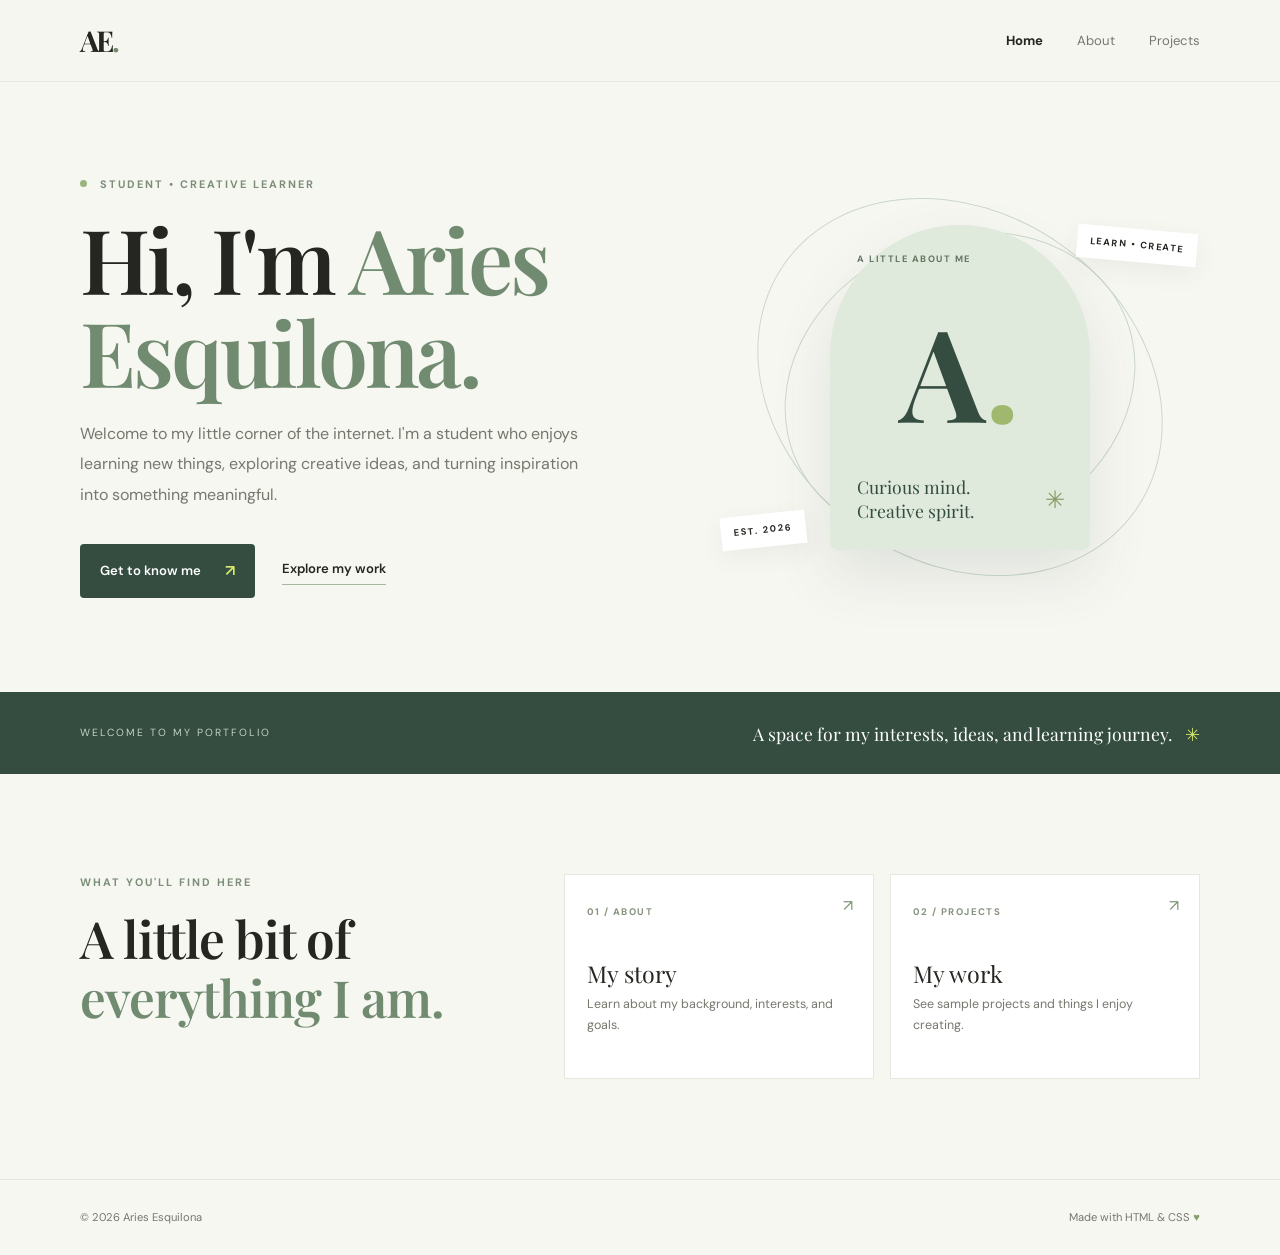
<file: index.html>
<!DOCTYPE html>
<html lang="en">
<head>
  <meta charset="UTF-8">
  <meta name="viewport" content="width=device-width, initial-scale=1.0">
  <meta name="description" content="The personal portfolio of Aries Esquilona.">
  <title>Aries Esquilona | Home</title>
  <link rel="stylesheet" href="css/style.css">
</head>
<body>
  <header class="site-header">
    <a class="logo" href="index.html">AE<span>.</span></a>
    <nav aria-label="Main navigation">
      <a class="active" href="index.html">Home</a>
      <a href="about.html">About</a>
      <a href="gallery.html">Projects</a>
    </nav>
  </header>
  <main>
    <section class="hero container">
      <div class="hero-copy">
        <p class="eyebrow"><span class="status-dot"></span> STUDENT • CREATIVE LEARNER</p>
        <h1>Hi, I'm <span>Aries<br>Esquilona.</span></h1>
        <p class="hero-text">Welcome to my little corner of the internet. I'm a student who enjoys learning new things, exploring creative ideas, and turning inspiration into something meaningful.</p>
        <div class="hero-actions">
          <a class="button button-dark" href="about.html">Get to know me <span>↗</span></a>
          <a class="text-link" href="gallery.html">Explore my work</a>
        </div>
      </div>
      <div class="hero-art" aria-label="Decorative abstract portfolio artwork">
        <div class="art-orbit orbit-one"></div><div class="art-orbit orbit-two"></div>
        <div class="art-card">
          <span class="art-small">A LITTLE ABOUT ME</span>
          <div class="art-monogram">A<span>.</span></div>
          <p>Curious mind.<br>Creative spirit.</p>
          <span class="art-star">✳</span>
        </div>
        <span class="floating-note note-top">LEARN • CREATE</span>
        <span class="floating-note note-bottom">EST. 2026</span>
      </div>
    </section>
    <section class="intro-strip"><div class="container strip-inner">
      <p>WELCOME TO MY PORTFOLIO</p>
      <p class="strip-message">A space for my interests, ideas, and learning journey. <span>✳</span></p>
    </div></section>
    <section class="container home-bottom">
      <div><p class="eyebrow">WHAT YOU'LL FIND HERE</p><h2>A little bit of<br><span>everything I am.</span></h2></div>
      <div class="mini-cards">
        <a class="mini-card" href="about.html"><span class="mini-number">01 / ABOUT</span><span class="mini-icon">↗</span><h3>My story</h3><p>Learn about my background, interests, and goals.</p></a>
        <a class="mini-card" href="gallery.html"><span class="mini-number">02 / PROJECTS</span><span class="mini-icon">↗</span><h3>My work</h3><p>See sample projects and things I enjoy creating.</p></a>
      </div>
    </section>
  </main>
  <footer class="site-footer"><div class="container footer-inner"><span>© 2026 Aries Esquilona</span><span>Made with HTML & CSS <b>♥</b></span></div></footer>
</body>
</html>
</file>
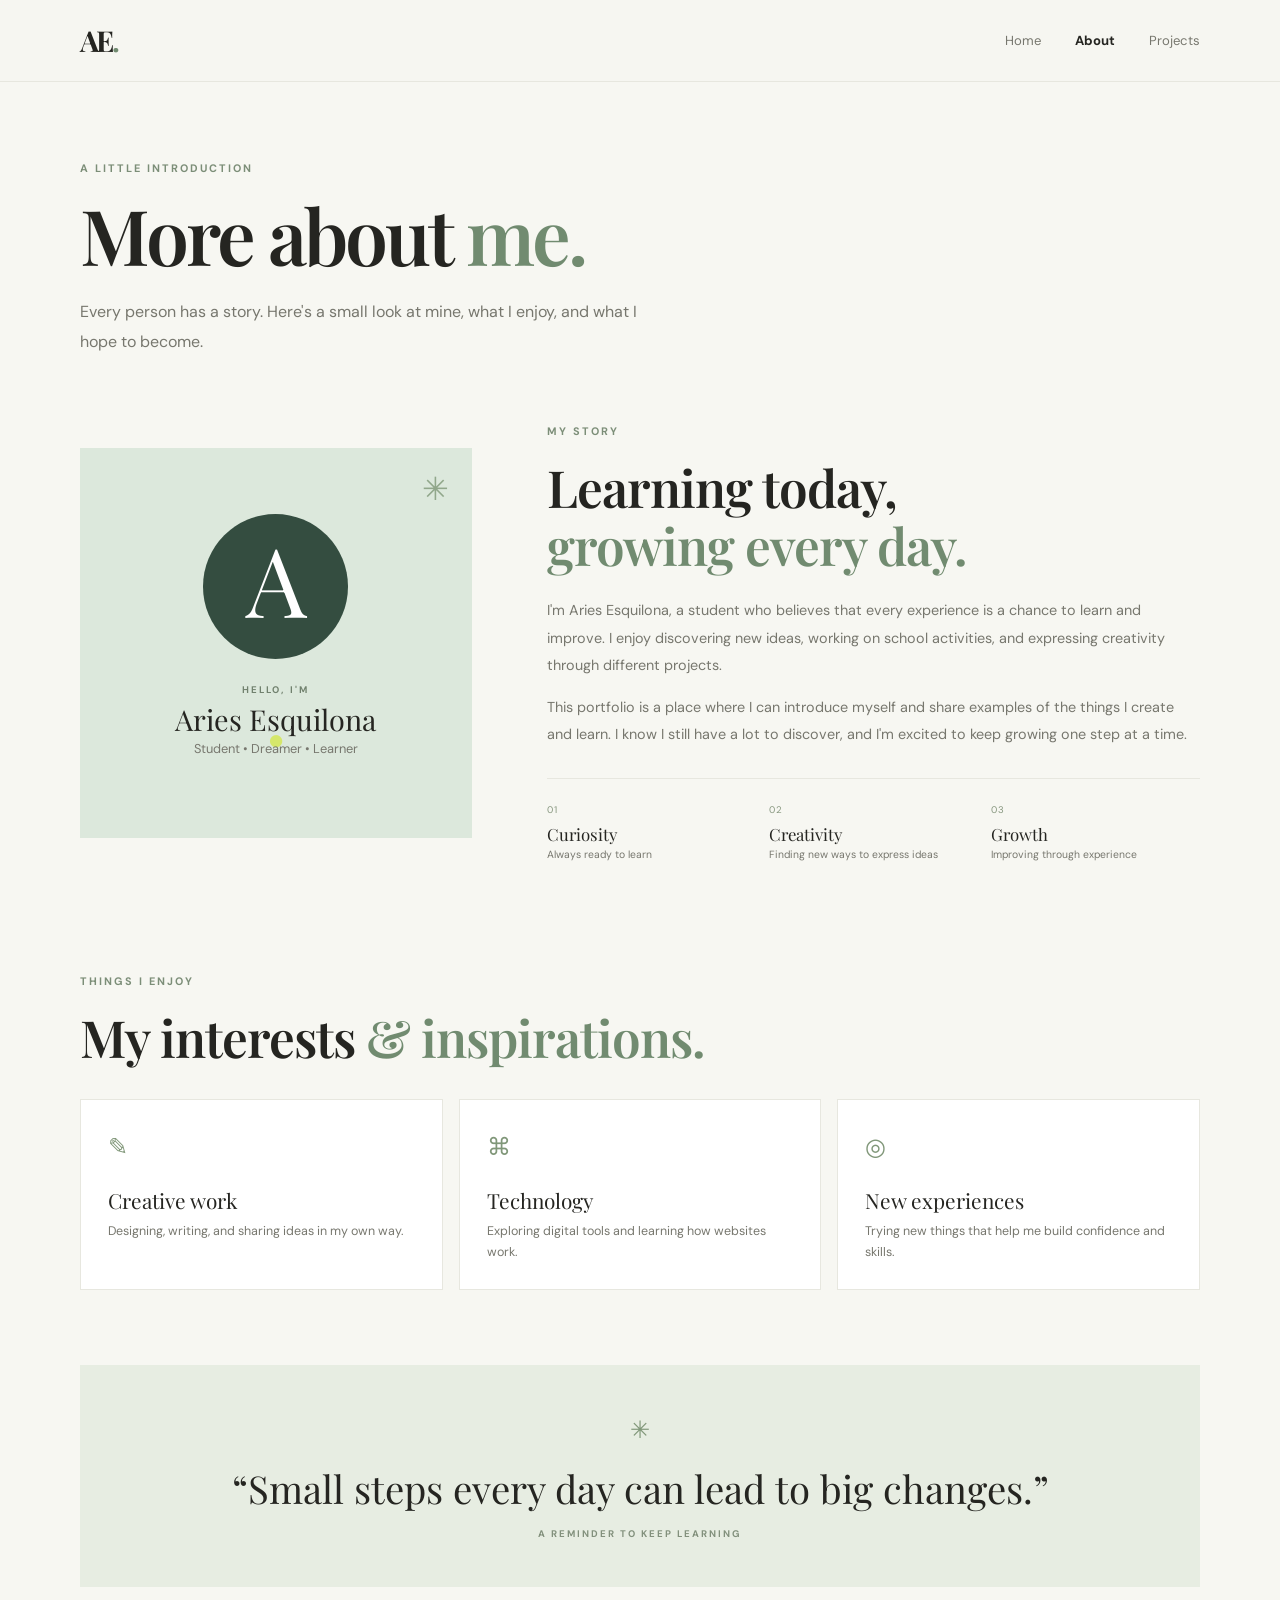
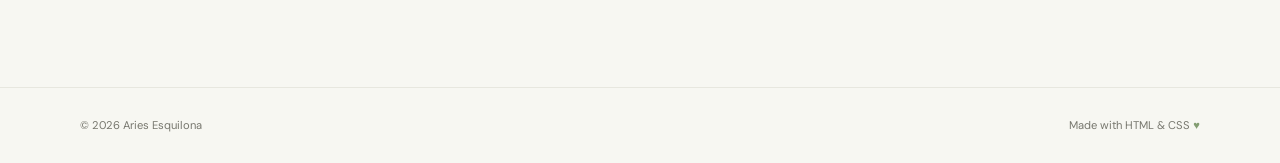
<file: about.html>
<!DOCTYPE html>
<html lang="en">
<head>
  <meta charset="UTF-8">
  <meta name="viewport" content="width=device-width, initial-scale=1.0">
  <meta name="description" content="Learn more about Aries Esquilona.">
  <title>About | Aries Esquilona</title>
  <link rel="stylesheet" href="css/style.css">
</head>
<body>
  <header class="site-header">
    <a class="logo" href="index.html">AE<span>.</span></a>
    <nav aria-label="Main navigation">
      <a href="index.html">Home</a><a class="active" href="about.html">About</a><a href="gallery.html">Projects</a>
    </nav>
  </header>
  <main class="container page-main">
    <section class="page-heading">
      <p class="eyebrow">A LITTLE INTRODUCTION</p>
      <h1>More about <span>me.</span></h1>
      <p class="page-lead">Every person has a story. Here's a small look at mine, what I enjoy, and what I hope to become.</p>
    </section>
    <section class="about-layout">
      <div class="profile-panel">
        <div class="profile-circle">A<span>.</span></div><p class="profile-label">HELLO, I'M</p>
        <h2>Aries Esquilona</h2><p class="muted">Student • Dreamer • Learner</p><div class="profile-decoration">✳</div>
      </div>
      <div class="about-copy">
        <p class="eyebrow">MY STORY</p><h2>Learning today,<br><span>growing every day.</span></h2>
        <p>I'm Aries Esquilona, a student who believes that every experience is a chance to learn and improve. I enjoy discovering new ideas, working on school activities, and expressing creativity through different projects.</p>
        <p>This portfolio is a place where I can introduce myself and share examples of the things I create and learn. I know I still have a lot to discover, and I'm excited to keep growing one step at a time.</p>
        <div class="values">
          <div><span>01</span><b>Curiosity</b><small>Always ready to learn</small></div>
          <div><span>02</span><b>Creativity</b><small>Finding new ways to express ideas</small></div>
          <div><span>03</span><b>Growth</b><small>Improving through experience</small></div>
        </div>
      </div>
    </section>
    <section class="interests-section">
      <p class="eyebrow">THINGS I ENJOY</p><h2>My interests <span>& inspirations.</span></h2>
      <div class="interest-grid">
        <article class="interest-card"><span>✎</span><h3>Creative work</h3><p>Designing, writing, and sharing ideas in my own way.</p></article>
        <article class="interest-card"><span>⌘</span><h3>Technology</h3><p>Exploring digital tools and learning how websites work.</p></article>
        <article class="interest-card"><span>◎</span><h3>New experiences</h3><p>Trying new things that help me build confidence and skills.</p></article>
      </div>
    </section>
    <section class="quote-panel"><span>✳</span><blockquote>“Small steps every day can lead to big changes.”</blockquote><p>A REMINDER TO KEEP LEARNING</p></section>
  </main>
  <footer class="site-footer"><div class="container footer-inner"><span>© 2026 Aries Esquilona</span><span>Made with HTML & CSS <b>♥</b></span></div></footer>
</body>
</html>
</file>
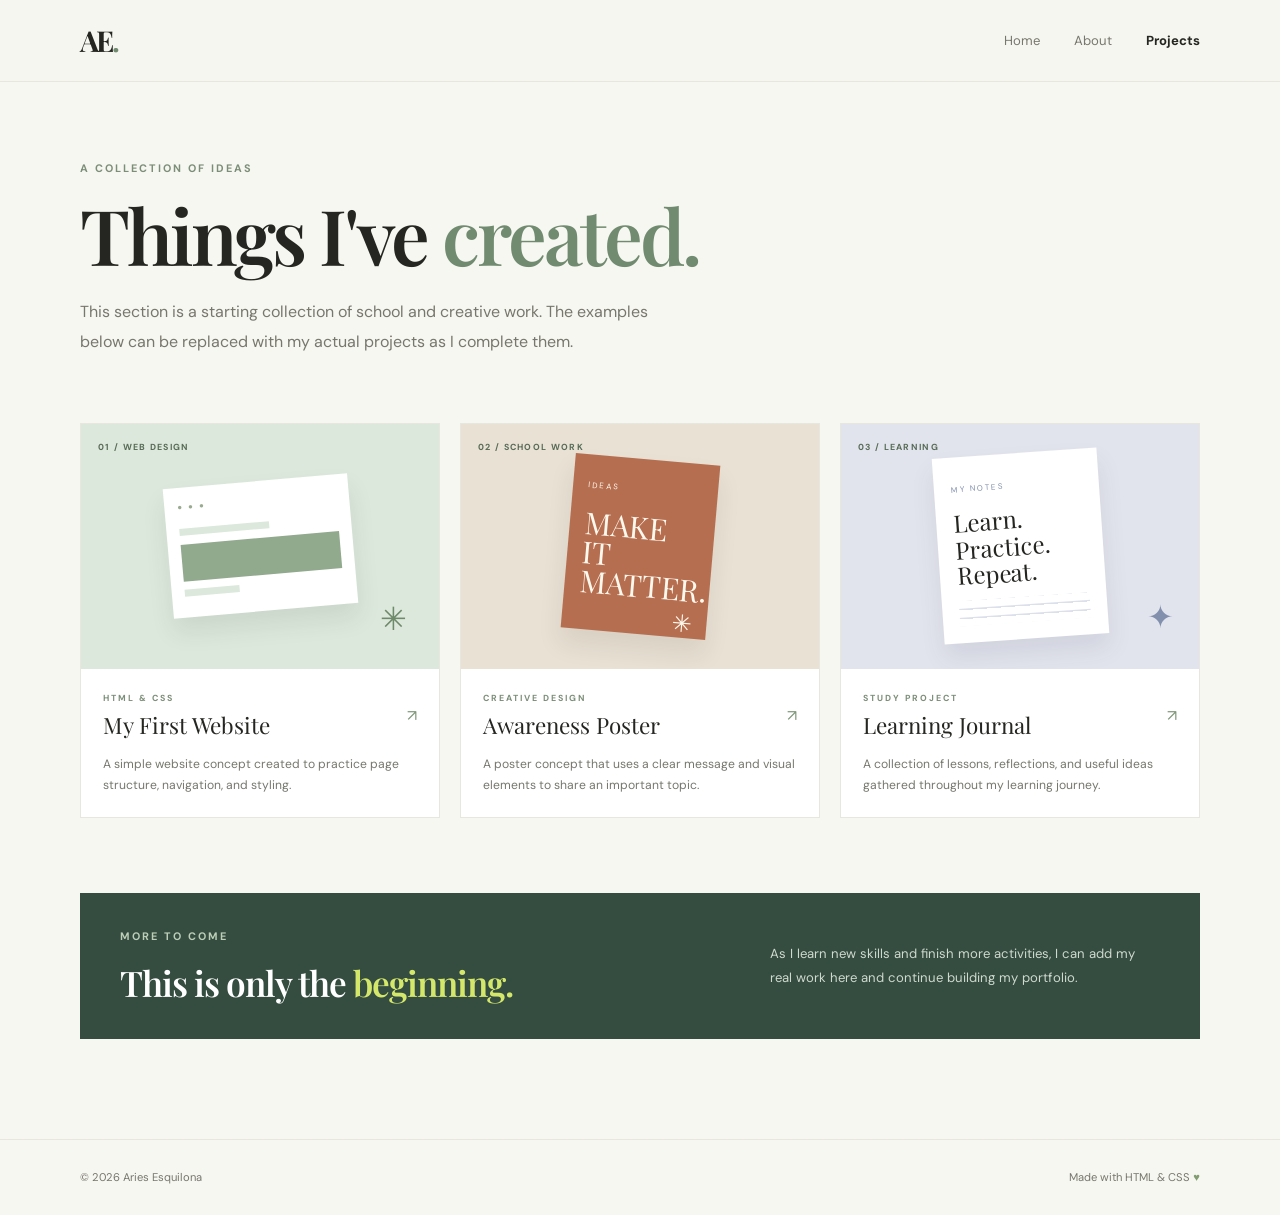
<file: gallery.html>
<!DOCTYPE html>
<html lang="en">
<head>
  <meta charset="UTF-8">
  <meta name="viewport" content="width=device-width, initial-scale=1.0">
  <meta name="description" content="A collection of sample projects by Aries Esquilona.">
  <title>Projects | Aries Esquilona</title>
  <link rel="stylesheet" href="css/style.css">
</head>
<body>
  <header class="site-header">
    <a class="logo" href="index.html">AE<span>.</span></a>
    <nav aria-label="Main navigation">
      <a href="index.html">Home</a><a href="about.html">About</a><a class="active" href="gallery.html">Projects</a>
    </nav>
  </header>
  <main class="container page-main">
    <section class="page-heading">
      <p class="eyebrow">A COLLECTION OF IDEAS</p><h1>Things I've <span>created.</span></h1>
      <p class="page-lead">This section is a starting collection of school and creative work. The examples below can be replaced with my actual projects as I complete them.</p>
    </section>
    <section class="project-grid">
      <article class="project-card">
        <div class="project-visual visual-one"><span class="visual-tag">01 / WEB DESIGN</span><div class="browser-shape"><div class="browser-dots">● ● ●</div><div class="browser-line"></div><div class="browser-block"></div><div class="browser-line short"></div></div><span class="visual-symbol">✳</span></div>
        <div class="project-info"><div><p class="eyebrow">HTML & CSS</p><h2>My First Website</h2></div><span class="project-arrow">↗</span><p>A simple website concept created to practice page structure, navigation, and styling.</p></div>
      </article>
      <article class="project-card">
        <div class="project-visual visual-two"><span class="visual-tag">02 / SCHOOL WORK</span><div class="poster-shape"><span>IDEAS</span><b>MAKE<br>IT<br>MATTER.</b><i>✳</i></div></div>
        <div class="project-info"><div><p class="eyebrow">CREATIVE DESIGN</p><h2>Awareness Poster</h2></div><span class="project-arrow">↗</span><p>A poster concept that uses a clear message and visual elements to share an important topic.</p></div>
      </article>
      <article class="project-card">
        <div class="project-visual visual-three"><span class="visual-tag">03 / LEARNING</span><div class="notes-shape"><span>MY NOTES</span><b>Learn.<br>Practice.<br>Repeat.</b><div class="note-lines"></div></div><span class="sparkle">✦</span></div>
        <div class="project-info"><div><p class="eyebrow">STUDY PROJECT</p><h2>Learning Journal</h2></div><span class="project-arrow">↗</span><p>A collection of lessons, reflections, and useful ideas gathered throughout my learning journey.</p></div>
      </article>
    </section>
    <section class="project-note"><div><p class="eyebrow">MORE TO COME</p><h2>This is only the <span>beginning.</span></h2></div><p>As I learn new skills and finish more activities, I can add my real work here and continue building my portfolio.</p></section>
  </main>
  <footer class="site-footer"><div class="container footer-inner"><span>© 2026 Aries Esquilona</span><span>Made with HTML & CSS <b>♥</b></span></div></footer>
</body>
</html>
</file>
<file: css/style.css>
@import url('https://fonts.googleapis.com/css2?family=DM+Sans:wght@400;500;600;700&family=Playfair+Display:wght@500;600;700&display=swap');

:root {
  --ink: #252521;
  --muted: #77776e;
  --paper: #f7f7f2;
  --white: #ffffff;
  --green: #dce8dc;
  --deep-green: #344d40;
  --lime: #d5e76b;
  --line: #e7e7df;
  --serif: 'Playfair Display', Georgia, serif;
  --sans: 'DM Sans', Arial, sans-serif;
}

* { box-sizing: border-box; }
html { scroll-behavior: smooth; }
body { margin: 0; background: var(--paper); color: var(--ink); font-family: var(--sans); line-height: 1.65; }
a { color: inherit; text-decoration: none; }
.container { width: min(1120px, calc(100% - 48px)); margin-inline: auto; }

.site-header { height: 82px; padding: 0 max(24px, calc((100% - 1120px) / 2)); display: flex; align-items: center; justify-content: space-between; border-bottom: 1px solid var(--line); background: rgba(247,247,242,.94); }
.logo { font-family: var(--serif); font-size: 1.8rem; font-weight: 700; letter-spacing: -2px; }
.logo span, h1 span, h2 span { color: #718b70; }
nav { display: flex; gap: 34px; align-items: center; }
nav a { font-size: .82rem; color: var(--muted); transition: color .2s ease; }
nav a:hover, nav a.active { color: var(--ink); }
nav a.active { font-weight: 700; }

.hero { min-height: 610px; display: grid; grid-template-columns: 1.1fr .9fr; align-items: center; gap: 55px; padding-block: 75px; }
.eyebrow { margin: 0 0 17px; font-size: .68rem; letter-spacing: 2px; font-weight: 700; color: #7c8e78; }
.status-dot { display: inline-block; width: 7px; height: 7px; margin-right: 8px; border-radius: 50%; background: #9ab47e; vertical-align: 1px; }
h1, h2, h3, p { margin-top: 0; }
.hero h1, .page-heading h1 { margin-bottom: 22px; font: 600 clamp(3.5rem, 7vw, 6.1rem)/1.04 var(--serif); letter-spacing: -3px; }
.hero-text { max-width: 500px; color: var(--muted); font-size: 1rem; line-height: 1.9; }
.hero-actions { display: flex; align-items: center; gap: 27px; margin-top: 34px; }
.button { display: inline-flex; align-items: center; gap: 24px; padding: 14px 20px; border-radius: 4px; font-size: .82rem; font-weight: 600; }
.button-dark { background: var(--deep-green); color: white; transition: background .2s, transform .2s; }
.button-dark:hover { background: #24392e; transform: translateY(-2px); }
.button span { color: var(--lime); font-size: 1rem; }
.text-link { font-size: .82rem; font-weight: 600; border-bottom: 1px solid #a8b69f; padding-bottom: 4px; }

.hero-art { min-height: 420px; position: relative; display: grid; place-items: center; }
.art-orbit { position: absolute; border: 1px solid #cbd8c8; border-radius: 50%; transform: rotate(-24deg); }
.orbit-one { width: 360px; height: 300px; }
.orbit-two { width: 430px; height: 350px; transform: rotate(35deg); }
.art-card { width: 260px; height: 325px; padding: 27px; position: relative; z-index: 1; background: #dfe9dc; border-radius: 130px 130px 8px 8px; display: flex; flex-direction: column; justify-content: space-between; box-shadow: 0 25px 60px rgba(53,75,58,.12); }
.art-small { font-size: .58rem; letter-spacing: 1.5px; color: #637661; font-weight: 700; }
.art-monogram { font: 700 8rem/.9 var(--serif); color: var(--deep-green); text-align: center; }
.art-monogram span { color: #a0b76e; }
.art-card p { margin: 0; font: 1.1rem/1.35 var(--serif); color: var(--deep-green); }
.art-star { position: absolute; right: 25px; bottom: 30px; font-size: 1.5rem; color: #879b62; }
.floating-note { position: absolute; z-index: 2; padding: 9px 13px; background: var(--white); box-shadow: 0 8px 25px #283a2910; font-size: .58rem; letter-spacing: 1.5px; font-weight: 700; }
.note-top { top: 52px; right: 3px; transform: rotate(5deg); }
.note-bottom { bottom: 50px; left: 0; transform: rotate(-6deg); }

.intro-strip { background: var(--deep-green); color: white; }
.strip-inner { min-height: 82px; display: flex; align-items: center; justify-content: space-between; gap: 20px; }
.strip-inner p:first-child { margin: 0; font-size: .65rem; letter-spacing: 2px; color: #c3d1c1; }
.strip-message { margin: 0; font: 1.1rem var(--serif); }
.strip-message span { color: var(--lime); margin-left: 9px; }
.home-bottom { display: grid; grid-template-columns: .8fr 1.2fr; gap: 60px; padding-block: 100px; }
.home-bottom h2, .about-copy h2, .interests-section h2, .project-note h2 { font: 600 clamp(2.2rem, 4vw, 3.5rem)/1.15 var(--serif); letter-spacing: -1px; }
.mini-cards { display: grid; grid-template-columns: 1fr 1fr; gap: 16px; }
.mini-card { min-height: 205px; padding: 22px; background: white; border: 1px solid var(--line); position: relative; transition: transform .2s, box-shadow .2s; }
.mini-card:hover { transform: translateY(-5px); box-shadow: 0 15px 35px #20251b0d; }
.mini-number { font-size: .6rem; letter-spacing: 1.4px; color: #87927e; font-weight: 700; }
.mini-icon { position: absolute; top: 18px; right: 20px; color: #7d9476; }
.mini-card h3 { margin: 35px 0 5px; font: 1.45rem var(--serif); }
.mini-card p { margin: 0; color: var(--muted); font-size: .78rem; }

.site-footer { border-top: 1px solid var(--line); }
.footer-inner { min-height: 75px; display: flex; justify-content: space-between; align-items: center; color: var(--muted); font-size: .7rem; }
.footer-inner b { color: #839d72; }

.page-main { padding-top: 78px; padding-bottom: 100px; }
.page-heading { max-width: 720px; margin-bottom: 65px; }
.page-heading h1 { font-size: clamp(3.3rem, 6vw, 5.3rem); }
.page-lead { max-width: 590px; color: var(--muted); line-height: 1.9; }
.about-layout { display: grid; grid-template-columns: .75fr 1.25fr; gap: 75px; align-items: center; }
.profile-panel { min-height: 390px; position: relative; overflow: hidden; padding: 35px; background: var(--green); display: flex; flex-direction: column; align-items: center; justify-content: center; text-align: center; }
.profile-circle { width: 145px; height: 145px; display: grid; place-items: center; border-radius: 50%; background: var(--deep-green); color: white; font: 6rem var(--serif); }
.profile-circle span { color: var(--lime); }
.profile-label { margin: 23px 0 2px; font-size: .6rem; letter-spacing: 2px; font-weight: 700; color: #71816e; }
.profile-panel h2 { margin-bottom: 0; font: 1.8rem var(--serif); }
.muted { color: var(--muted); font-size: .8rem; }
.profile-decoration { position: absolute; right: 23px; top: 15px; color: #91a78b; font-size: 2rem; }
.about-copy > p:not(.eyebrow) { color: var(--muted); font-size: .9rem; line-height: 1.9; }
.about-copy h2 { margin-bottom: 22px; }
.values { display: grid; grid-template-columns: repeat(3, 1fr); gap: 13px; margin-top: 30px; padding-top: 23px; border-top: 1px solid var(--line); }
.values div { display: flex; flex-direction: column; }
.values span { color: #87977f; font-size: .6rem; letter-spacing: 1px; }
.values b { margin: 5px 0 2px; font: 1.05rem var(--serif); }
.values small { color: var(--muted); font-size: .65rem; line-height: 1.5; }
.interests-section { margin-top: 110px; }
.interests-section h2 { margin-bottom: 32px; }
.interest-grid { display: grid; grid-template-columns: repeat(3, 1fr); gap: 16px; }
.interest-card { padding: 27px; min-height: 190px; background: white; border: 1px solid var(--line); }
.interest-card > span { color: #809779; font-size: 1.5rem; }
.interest-card h3 { margin: 20px 0 7px; font: 1.3rem var(--serif); }
.interest-card p { margin: 0; color: var(--muted); font-size: .78rem; }
.quote-panel { margin-top: 75px; padding: 45px 25px; text-align: center; background: #e7ede2; }
.quote-panel > span { color: #809779; font-size: 1.5rem; }
.quote-panel blockquote { margin: 12px 0; font: clamp(1.5rem, 3vw, 2.4rem) var(--serif); }
.quote-panel p { margin: 0; color: #82907c; font-size: .6rem; letter-spacing: 2px; font-weight: 700; }

.project-grid { display: grid; grid-template-columns: repeat(3, 1fr); gap: 20px; }
.project-card { background: white; border: 1px solid var(--line); }
.project-visual { height: 245px; position: relative; overflow: hidden; display: grid; place-items: center; }
.visual-one { background: #dce8dc; }
.visual-two { background: #e8e1d4; }
.visual-three { background: #e2e4ed; }
.visual-tag { position: absolute; top: 16px; left: 17px; z-index: 2; font-size: .55rem; letter-spacing: 1.3px; font-weight: 700; color: #586b57; }
.browser-shape { width: 185px; height: 130px; padding: 13px; background: #fff; box-shadow: 0 14px 25px #27362718; transform: rotate(-5deg); }
.browser-dots { font-size: .5rem; color: #9aaa91; letter-spacing: 2px; }
.browser-line { height: 7px; width: 90px; margin-top: 15px; background: #dce8dc; }
.browser-line.short { width: 55px; margin-top: 8px; }
.browser-block { width: 100%; height: 37px; margin-top: 9px; background: #91a98d; }
.visual-symbol { position: absolute; right: 32px; bottom: 23px; color: #6e8a6a; font-size: 2rem; }
.poster-shape { width: 145px; height: 175px; padding: 15px; background: #b66e50; color: #fff8ed; transform: rotate(5deg); box-shadow: 0 15px 25px #4d302018; }
.poster-shape span { font-size: .5rem; letter-spacing: 2px; }
.poster-shape b { display: block; margin-top: 13px; font: 1.9rem/.95 var(--serif); }
.poster-shape i { display: block; text-align: right; font-style: normal; font-size: 1.5rem; }
.notes-shape { width: 165px; min-height: 160px; padding: 17px; background: #fff; transform: rotate(-4deg); box-shadow: 0 14px 25px #28304718; }
.notes-shape span { color: #8290ae; font-size: .5rem; letter-spacing: 1.5px; }
.notes-shape b { display: block; margin-top: 9px; font: 1.5rem/1.1 var(--serif); }
.note-lines { height: 25px; margin-top: 12px; background: repeating-linear-gradient(to bottom, transparent 0 7px, #dce0eb 8px 9px); }
.sparkle { position: absolute; right: 25px; bottom: 25px; color: #8290ae; font-size: 2rem; }
.project-info { position: relative; padding: 22px; }
.project-info .eyebrow { margin-bottom: 5px; font-size: .55rem; }
.project-info h2 { margin: 0; font: 1.4rem var(--serif); }
.project-arrow { position: absolute; right: 22px; top: 34px; color: #809779; }
.project-info > p { margin: 14px 0 0; color: var(--muted); font-size: .76rem; line-height: 1.7; }
.project-note { margin-top: 75px; padding: 35px 40px; display: flex; align-items: center; justify-content: space-between; gap: 35px; background: var(--deep-green); color: white; }
.project-note .eyebrow { color: #bdcdb7; }
.project-note h2 { margin: 0; font-size: 2.2rem; }
.project-note h2 span { color: var(--lime); }
.project-note > p { max-width: 390px; margin: 0; color: #d0d9cd; font-size: .82rem; line-height: 1.8; }

@media (max-width: 800px) {
  .hero { grid-template-columns: 1fr; gap: 10px; padding-block: 65px 45px; }
  .hero-art { min-height: 390px; }
  .home-bottom, .about-layout { grid-template-columns: 1fr; gap: 35px; }
  .profile-panel { min-height: 330px; }
  .project-grid { grid-template-columns: 1fr 1fr; }
}
@media (max-width: 560px) {
  .container { width: min(100% - 34px, 1120px); }
  .site-header { height: 72px; padding-inline: 18px; }
  nav { gap: 17px; }
  nav a { font-size: .72rem; }
  .hero h1 { font-size: 3.7rem; }
  .hero-art { transform: scale(.88); margin-inline: -20px; }
  .strip-inner { align-items: flex-start; flex-direction: column; justify-content: center; padding-block: 18px; gap: 5px; }
  .strip-message { font-size: .95rem; }
  .home-bottom { padding-block: 70px; }
  .mini-cards, .interest-grid, .project-grid { grid-template-columns: 1fr; }
  .page-main { padding-top: 55px; padding-bottom: 70px; }
  .page-heading { margin-bottom: 42px; }
  .page-heading h1 { font-size: 3.4rem; }
  .values { gap: 8px; }
  .values b { font-size: .9rem; }
  .values small { font-size: .6rem; }
  .interests-section { margin-top: 75px; }
  .project-note { padding: 28px 23px; align-items: flex-start; flex-direction: column; gap: 15px; }
  .project-note h2 { font-size: 1.9rem; }
  .footer-inner { align-items: flex-start; justify-content: center; flex-direction: column; gap: 4px; padding-block: 17px; }
}
</file>
